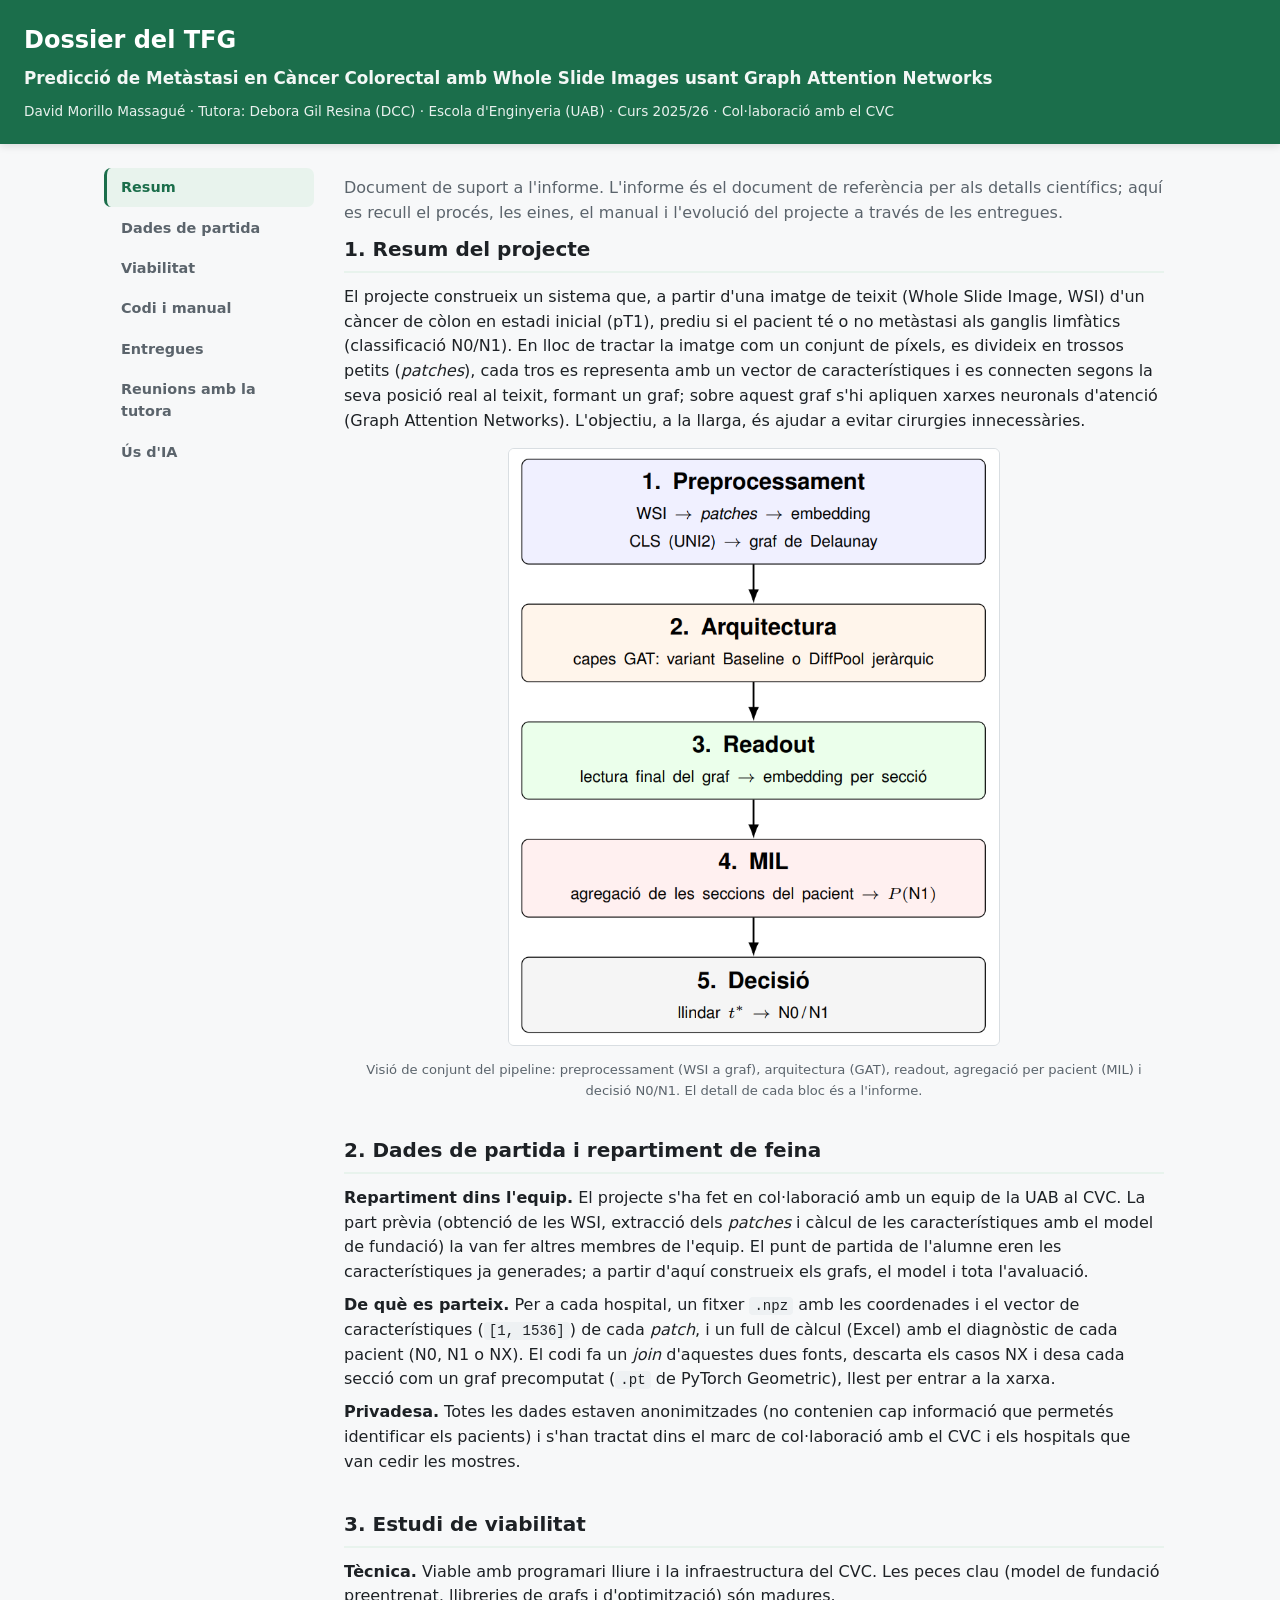
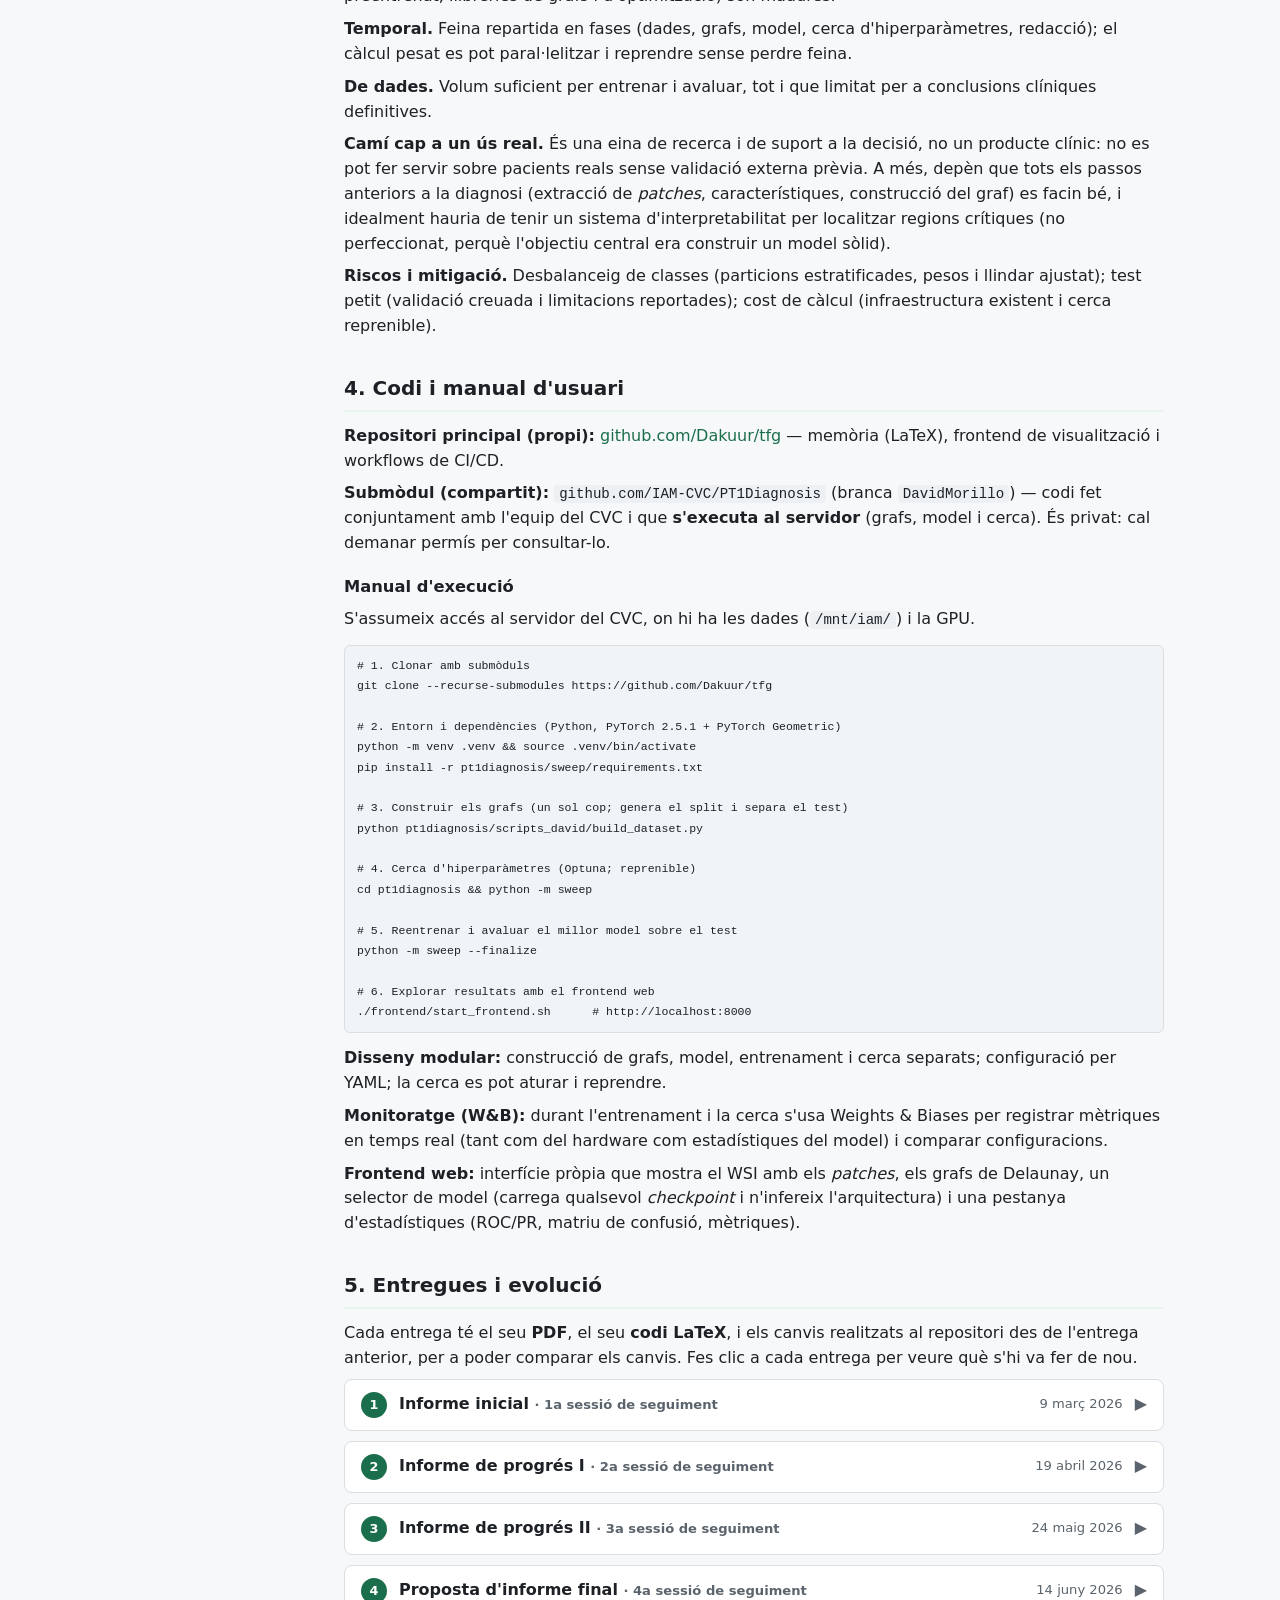
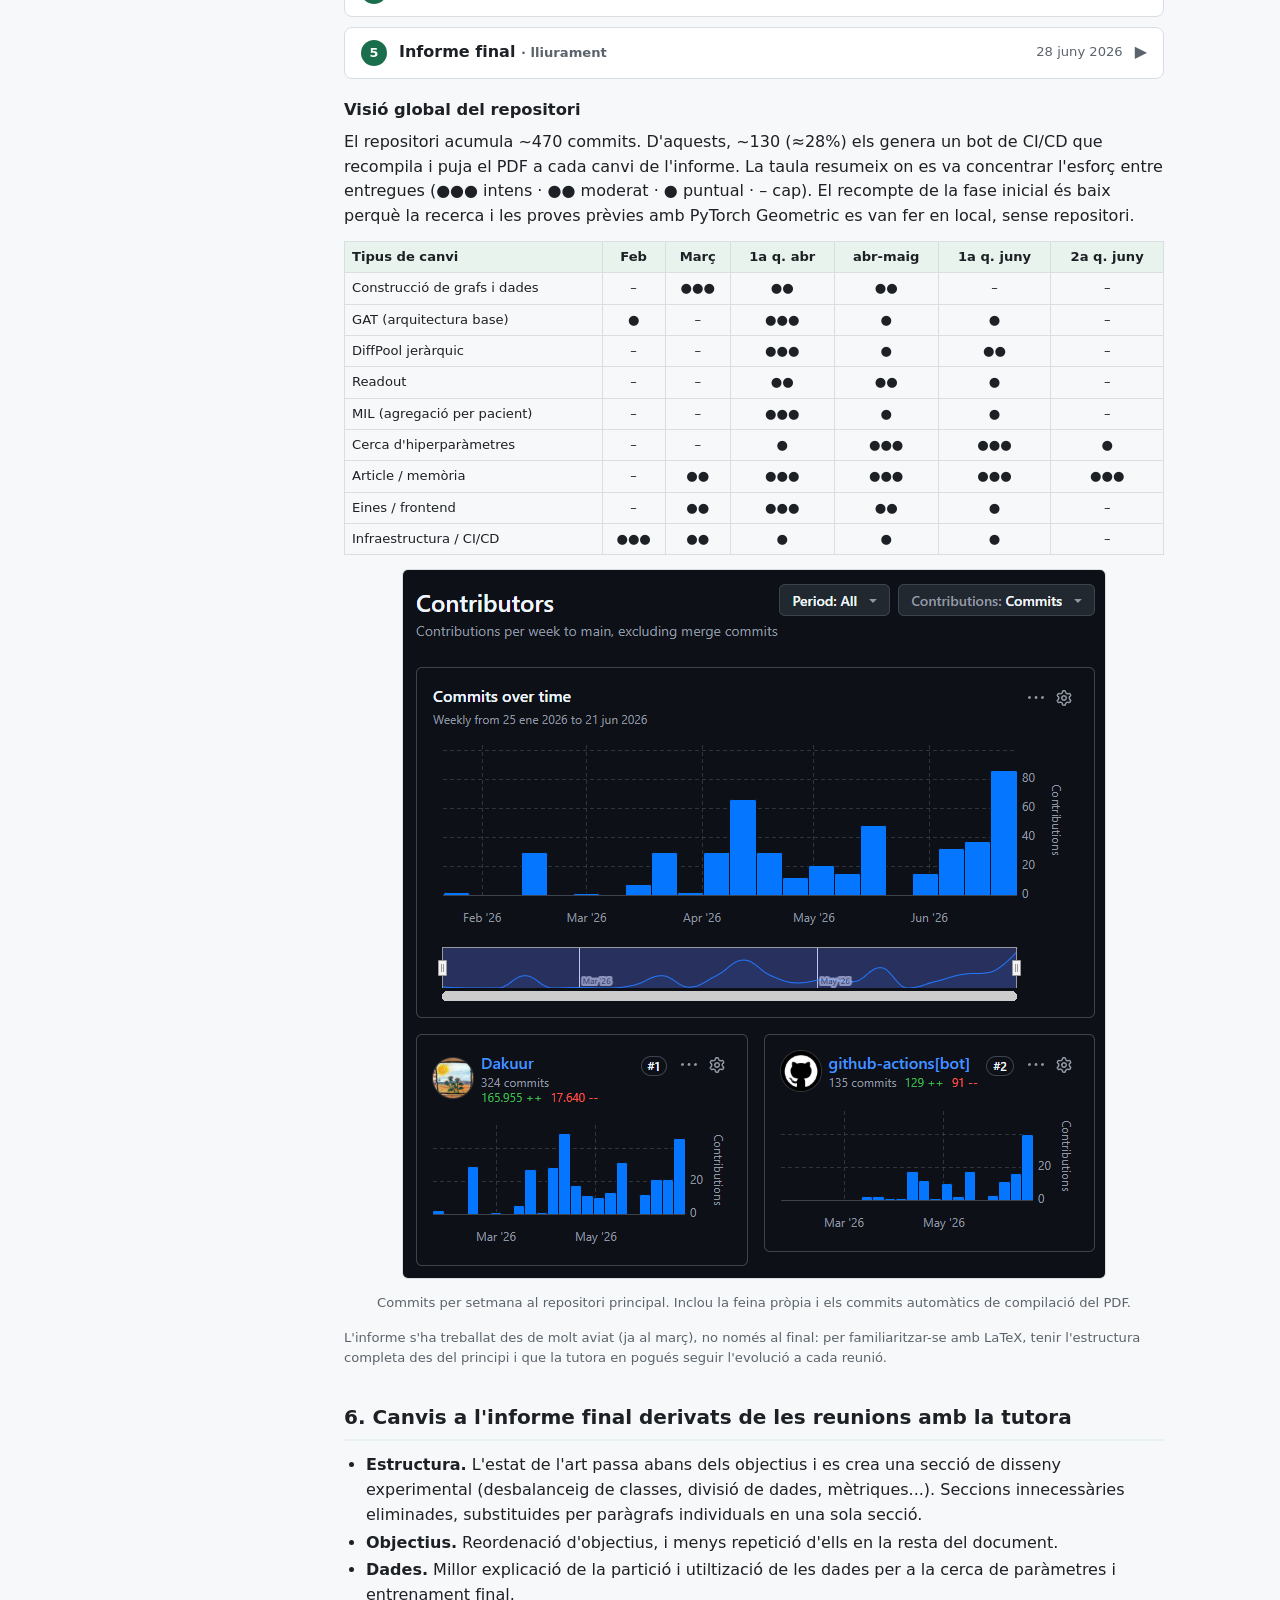
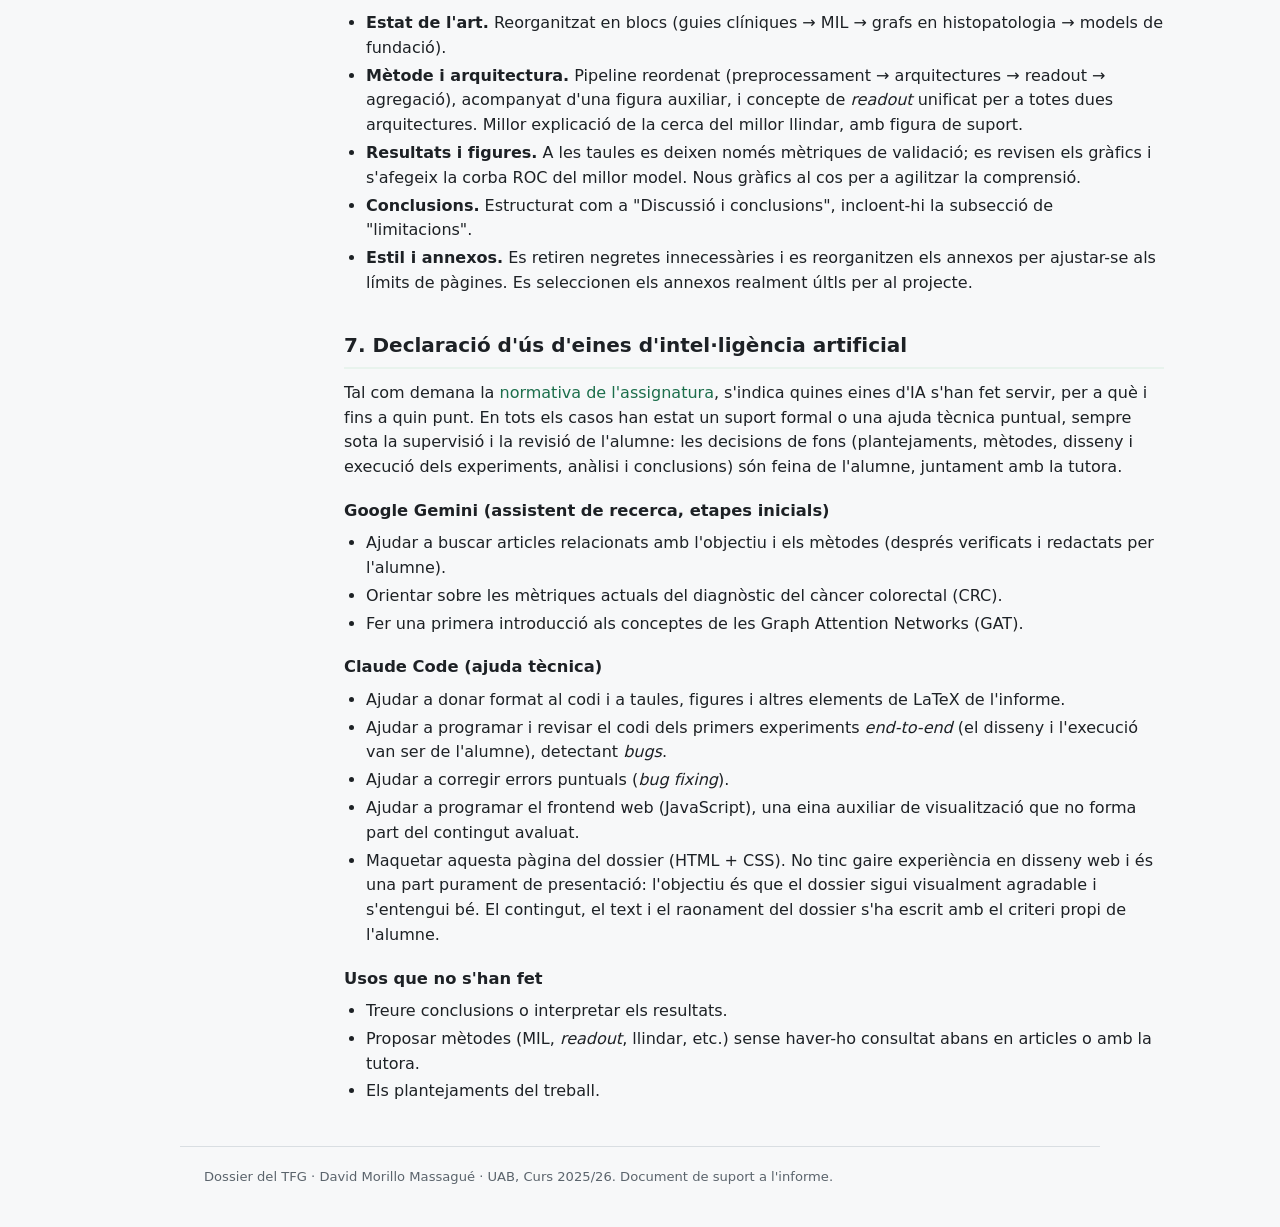
<file: article/dossier/index.html>
<!DOCTYPE html>
<html lang="ca">
<head>
<meta charset="utf-8">
<meta name="viewport" content="width=device-width, initial-scale=1">
<title>Dossier del TFG · David Morillo</title>
<link rel="stylesheet" href="css/styles.css">
</head>
<body>

<header class="top">
  <h1>Dossier del TFG</h1>
  <p class="subtitle">Predicció de Metàstasi en Càncer Colorectal amb Whole Slide Images usant Graph Attention Networks</p>
  <p class="meta">David Morillo Massagué · Tutora: Debora Gil Resina (DCC) · Escola d'Enginyeria (UAB) · Curs 2025/26 · Col·laboració amb el CVC</p>
</header>

<div class="layout">

<nav class="toc">
  <a href="#resum">Resum</a>
  <a href="#dades">Dades de partida</a>
  <a href="#viabilitat">Viabilitat</a>
  <a href="#codi">Codi i manual</a>
  <a href="#entregues">Entregues</a>
  <a href="#tutora">Reunions amb la tutora</a>
  <a href="#ia">Ús d'IA</a>
</nav>

<main>

  <p class="lead">Document de suport a l'informe. L'informe és el document de referència per als detalls científics; aquí es recull el procés, les eines, el manual i l'evolució del projecte a través de les entregues.</p>

  <!-- RESUM -->
  <section id="resum">
    <h2>1. Resum del projecte</h2>
    <p>El projecte construeix un sistema que, a partir d'una imatge de teixit (Whole Slide Image, WSI) d'un càncer de còlon en estadi inicial (pT1), prediu si el pacient té o no metàstasi als ganglis limfàtics (classificació N0/N1). En lloc de tractar la imatge com un conjunt de píxels, es divideix en trossos petits (<em>patches</em>), cada tros es representa amb un vector de característiques i es connecten segons la seva posició real al teixit, formant un graf; sobre aquest graf s'hi apliquen xarxes neuronals d'atenció (Graph Attention Networks). L'objectiu, a la llarga, és ajudar a evitar cirurgies innecessàries.</p>
    <figure>
      <img src="img/pipeline.png" alt="Visió general del pipeline" style="max-width:60%;">
      <figcaption>Visió de conjunt del pipeline: preprocessament (WSI a graf), arquitectura (GAT), readout, agregació per pacient (MIL) i decisió N0/N1. El detall de cada bloc és a l'informe.</figcaption>
    </figure>
  </section>

  <!-- DADES -->
  <section id="dades">
    <h2>2. Dades de partida i repartiment de feina</h2>
    <p><strong>Repartiment dins l'equip.</strong> El projecte s'ha fet en col·laboració amb un equip de la UAB al CVC. La part prèvia (obtenció de les WSI, extracció dels <em>patches</em> i càlcul de les característiques amb el model de fundació) la van fer altres membres de l'equip. El punt de partida de l'alumne eren les característiques ja generades; a partir d'aquí construeix els grafs, el model i tota l'avaluació.</p>
    <p><strong>De què es parteix.</strong> Per a cada hospital, un fitxer <code>.npz</code> amb les coordenades i el vector de característiques (<code>[1, 1536]</code>) de cada <em>patch</em>, i un full de càlcul (Excel) amb el diagnòstic de cada pacient (N0, N1 o NX). El codi fa un <em>join</em> d'aquestes dues fonts, descarta els casos NX i desa cada secció com un graf precomputat (<code>.pt</code> de PyTorch Geometric), llest per entrar a la xarxa.</p>
    <p><strong>Privadesa.</strong> Totes les dades estaven anonimitzades (no contenien cap informació que permetés identificar els pacients) i s'han tractat dins el marc de col·laboració amb el CVC i els hospitals que van cedir les mostres.</p>
  </section>

  <!-- VIABILITAT -->
  <section id="viabilitat">
    <h2>3. Estudi de viabilitat</h2>
    <p><strong>Tècnica.</strong> Viable amb programari lliure i la infraestructura del CVC. Les peces clau (model de fundació preentrenat, llibreries de grafs i d'optimització) són madures.</p>
    <p><strong>Temporal.</strong> Feina repartida en fases (dades, grafs, model, cerca d'hiperparàmetres, redacció); el càlcul pesat es pot paral·lelitzar i reprendre sense perdre feina.</p>
    <p><strong>De dades.</strong> Volum suficient per entrenar i avaluar, tot i que limitat per a conclusions clíniques definitives.</p>
    <p><strong>Camí cap a un ús real.</strong> És una eina de recerca i de suport a la decisió, no un producte clínic: no es pot fer servir sobre pacients reals sense validació externa prèvia. A més, depèn que tots els passos anteriors a la diagnosi (extracció de <em>patches</em>, característiques, construcció del graf) es facin bé, i idealment hauria de tenir un sistema d'interpretabilitat per localitzar regions crítiques (no perfeccionat, perquè l'objectiu central era construir un model sòlid).</p>
    <p><strong>Riscos i mitigació.</strong> Desbalanceig de classes (particions estratificades, pesos i llindar ajustat); test petit (validació creuada i limitacions reportades); cost de càlcul (infraestructura existent i cerca reprenible).</p>
  </section>

  <!-- CODI I MANUAL -->
  <section id="codi">
    <h2>4. Codi i manual d'usuari</h2>
    <p><strong>Repositori principal (propi):</strong> <a href="https://github.com/Dakuur/tfg">github.com/Dakuur/tfg</a> — memòria (LaTeX), frontend de visualització i workflows de CI/CD.</p>
    <p><strong>Submòdul (compartit):</strong> <code>github.com/IAM-CVC/PT1Diagnosis</code> (branca <code>DavidMorillo</code>) — codi fet conjuntament amb l'equip del CVC i que <strong>s'executa al servidor</strong> (grafs, model i cerca). És privat: cal demanar permís per consultar-lo.</p>
    <h3>Manual d'execució</h3>
    <p>S'assumeix accés al servidor del CVC, on hi ha les dades (<code>/mnt/iam/</code>) i la GPU.</p>
    <pre><code># 1. Clonar amb submòduls
git clone --recurse-submodules https://github.com/Dakuur/tfg

# 2. Entorn i dependències (Python, PyTorch 2.5.1 + PyTorch Geometric)
python -m venv .venv && source .venv/bin/activate
pip install -r pt1diagnosis/sweep/requirements.txt

# 3. Construir els grafs (un sol cop; genera el split i separa el test)
python pt1diagnosis/scripts_david/build_dataset.py

# 4. Cerca d'hiperparàmetres (Optuna; reprenible)
cd pt1diagnosis && python -m sweep

# 5. Reentrenar i avaluar el millor model sobre el test
python -m sweep --finalize

# 6. Explorar resultats amb el frontend web
./frontend/start_frontend.sh      # http://localhost:8000</code></pre>
    <p><strong>Disseny modular:</strong> construcció de grafs, model, entrenament i cerca separats; configuració per YAML; la cerca es pot aturar i reprendre.</p>
    <p><strong>Monitoratge (W&amp;B):</strong> durant l'entrenament i la cerca s'usa Weights &amp; Biases per registrar mètriques en temps real (tant com del hardware com estadístiques del model) i comparar configuracions.</p>
    <p><strong>Frontend web:</strong> interfície pròpia que mostra el WSI amb els <em>patches</em>, els grafs de Delaunay, un selector de model (carrega qualsevol <em>checkpoint</em> i n'infereix l'arquitectura) i una pestanya d'estadístiques (ROC/PR, matriu de confusió, mètriques).</p>
  </section>

  <!-- ENTREGUES -->
  <section id="entregues">
    <h2>5. Entregues i evolució</h2>
    <p>Cada entrega té el seu <strong>PDF</strong>, el seu <strong>codi LaTeX</strong>, i els canvis realitzats al repositori des de l'entrega anterior, per a poder comparar els canvis. Fes clic a cada entrega per veure què s'hi va fer de nou.</p>

    <div class="timeline">

      <!-- seguiment1 -->
      <div class="entrega">
        <div class="entrega-head">
          <span class="num">1</span>
          <span class="title">Informe inicial <span class="date">· 1a sessió de seguiment</span></span>
          <span class="date">9 març 2026</span>
          <span class="chev">▶</span>
        </div>
        <div class="entrega-body">
          <p>Punt de partida del projecte i primera versió de la memòria:</p>
          <ul>
            <li>Posada en marxa al servidor del CVC i primeres proves del model GAT (amb suport de GPU).</li>
            <li>Primera versió de la memòria en LaTeX i workflow de CI/CD que compila el PDF automàticament.</li>
            <li>Primera visualització del graf de Delaunay sobre el teixit.</li>
          </ul>
          <div class="links">
            <a class="btn pdf" href="pdf/seguiment1.pdf" target="_blank">Obrir PDF</a>
            <a class="btn tex" href="tex/seguiment1.tex" target="_blank">Veure LaTeX</a>
            <a class="btn git" href="https://github.com/Dakuur/tfg/blob/590a2f8a8c0ad3403da2aff8e06f156f400a4013/article/TFG.tex" target="_blank">Veure a GitHub</a>
          </div>
        </div>
      </div>

      <!-- seguiment2 -->
      <div class="entrega">
        <div class="entrega-head">
          <span class="num">2</span>
          <span class="title">Informe de progrés I <span class="date">· 2a sessió de seguiment</span></span>
          <span class="date">19 abril 2026</span>
          <span class="chev">▶</span>
        </div>
        <div class="entrega-body">
          <p>Es construeix el nucli del sistema:</p>
          <ul>
            <li>Pipeline de dades complet: càrrega dels <code>.npz</code> + Excel i construcció dels grafs de Delaunay (triangulació + poda d'arestes).</li>
            <li>Refactor modular del codi, pesos de classe i segona arquitectura: <strong>DiffPool jeràrquic</strong> entre capes GAT.</li>
            <li>Predicció a nivell de pacient (<strong>MIL</strong>).</li>
            <li>Primer <strong>frontend web</strong> de visualització (graf sobre el WSI, atenció, clic per veure el <em>patch</em>).</li>
            <li>Primer <em>grid search</em> i integració amb Weights &amp; Biases.</li>
            <li>Memòria ampliada: pipeline <em>patch</em>→CLS→graf, diagrames d'arquitectura i referències noves.</li>
          </ul>
          <div class="links">
            <a class="btn pdf" href="pdf/seguiment2.pdf" target="_blank">Obrir PDF</a>
            <a class="btn tex" href="tex/seguiment2.tex" target="_blank">Veure LaTeX</a>
            <a class="btn git" href="https://github.com/Dakuur/tfg/compare/590a2f8a8c0ad3403da2aff8e06f156f400a4013...f217dd3bcc809035d6d7116419ac17e5ba010a2f#diff-1e764ff8be86b8c8725a7fbea37e716cd6d191dd3f89f1c858e2042c8ccc0d66" target="_blank">Comparar canvis (GitHub)</a>
          </div>
        </div>
      </div>

      <!-- seguiment3 -->
      <div class="entrega">
        <div class="entrega-head">
          <span class="num">3</span>
          <span class="title">Informe de progrés II <span class="date">· 3a sessió de seguiment</span></span>
          <span class="date">24 maig 2026</span>
          <span class="chev">▶</span>
        </div>
        <div class="entrega-body">
          <p>Es consolida la metodologia i els resultats:</p>
          <ul>
            <li>Adaptació al <strong>dataset real</strong> amb xifres definitives (367 pacients, 1607 grafs) i migració del codi al submòdul compartit <code>pt1diagnosis</code>.</li>
            <li>Canvi a <strong>validació creuada 5-fold estratificada</strong> per a la cerca (en lloc de hold-out).</li>
            <li>Llindar operatiu derivat del val (sensibilitat 100% sense <em>data leakage</em>), comparació amb les guies clíniques i figura ROC.</li>
            <li>Frontend: AUC de CV amb desviació, boxplot de models, pestanya del dataset.</li>
            <li>Memòria: taules d'efectes dels hiperparàmetres i format d'apèndix.</li>
          </ul>
          <div class="links">
            <a class="btn pdf" href="pdf/seguiment3.pdf" target="_blank">Obrir PDF</a>
            <a class="btn tex" href="tex/seguiment3.tex" target="_blank">Veure LaTeX</a>
            <a class="btn git" href="https://github.com/Dakuur/tfg/compare/f217dd3bcc809035d6d7116419ac17e5ba010a2f...6ad95f920ad3e0628cef02552aed4b6acd399100#diff-1e764ff8be86b8c8725a7fbea37e716cd6d191dd3f89f1c858e2042c8ccc0d66" target="_blank">Comparar canvis (GitHub)</a>
          </div>
        </div>
      </div>

      <!-- proposta -->
      <div class="entrega">
        <div class="entrega-head">
          <span class="num">4</span>
          <span class="title">Proposta d'informe final <span class="date">· 4a sessió de seguiment</span></span>
          <span class="date">14 juny 2026</span>
          <span class="chev">▶</span>
        </div>
        <div class="entrega-body">
          <p>Cerca avançada i resultats finals:</p>
          <ul>
            <li>Pas del <em>grid search</em> a la <strong>cerca bayesiana amb Optuna/TPE</strong>, amb dos estudis aïllats (un per arquitectura).</li>
            <li>Procediment d'avaluació final: reentrenament 90/10, test únic i re-avaluació de configuracions per triar el model definitiu.</li>
            <li>Resultats reals del <em>sweep</em> (GAT Baseline vs DiffPool) i nova figura ROC.</li>
            <li>Frontend: pàgina de visualització del <em>sweep</em> i atenció multi-capa.</li>
            <li>Memòria: paràmetres configurables, esquema d'entrenament, diagrama de variants i annexos.</li>
          </ul>
          <div class="links">
            <a class="btn pdf" href="pdf/proposta.pdf" target="_blank">Obrir PDF</a>
            <a class="btn tex" href="tex/proposta.tex" target="_blank">Veure LaTeX</a>
            <a class="btn git" href="https://github.com/Dakuur/tfg/compare/6ad95f920ad3e0628cef02552aed4b6acd399100...c6052a674fe0b844ef684770db304ebfe994823b#diff-1e764ff8be86b8c8725a7fbea37e716cd6d191dd3f89f1c858e2042c8ccc0d66" target="_blank">Comparar canvis (GitHub)</a>
          </div>
        </div>
      </div>

      <!-- final -->
      <div class="entrega">
        <div class="entrega-head">
          <span class="num">5</span>
          <span class="title">Informe final <span class="date">· lliurament</span></span>
          <span class="date">28 juny 2026</span>
          <span class="chev">▶</span>
        </div>
        <div class="entrega-body">
          <p>Polit i tancament del document:</p>
          <ul>
            <li>Correccions de redacció i unificació del relat.</li>
            <li>Reestructuració del pipeline i dels annexos (bloc de decisió, MIL amb més detall, comparació de llindars operatius).</li>
            <li>Ampliació de l'explicació de la importància dels hiperparàmetres (fANOVA).</li>
            <li>Correccions d'estil: ortografia, títol, secció d'agraïments.</li>
          </ul>
          <div class="links">
            <a class="btn pdf" href="pdf/final.pdf" target="_blank">Obrir PDF</a>
            <a class="btn tex" href="tex/final.tex" target="_blank">Veure LaTeX</a>
            <a class="btn git" href="https://github.com/Dakuur/tfg/compare/c6052a674fe0b844ef684770db304ebfe994823b...main#diff-1e764ff8be86b8c8725a7fbea37e716cd6d191dd3f89f1c858e2042c8ccc0d66" target="_blank">Comparar canvis (GitHub)</a>
          </div>
        </div>
      </div>

    </div>

    <h3>Visió global del repositori</h3>
    <p>El repositori acumula ~470 commits. D'aquests, ~130 (≈28%) els genera un bot de CI/CD que recompila i puja el PDF a cada canvi de l'informe. La taula resumeix on es va concentrar l'esforç entre entregues (●●● intens · ●● moderat · ● puntual · – cap). El recompte de la fase inicial és baix perquè la recerca i les proves prèvies amb PyTorch Geometric es van fer en local, sense repositori.</p>

    <table>
      <thead>
        <tr><th>Tipus de canvi</th><th>Feb</th><th>Març</th><th>1a q. abr</th><th>abr-maig</th><th>1a q. juny</th><th>2a q. juny</th></tr>
      </thead>
      <tbody>
        <tr><td>Construcció de grafs i dades</td><td>–</td><td>●●●</td><td>●●</td><td>●●</td><td>–</td><td>–</td></tr>
        <tr><td>GAT (arquitectura base)</td><td>●</td><td>–</td><td>●●●</td><td>●</td><td>●</td><td>–</td></tr>
        <tr><td>DiffPool jeràrquic</td><td>–</td><td>–</td><td>●●●</td><td>●</td><td>●●</td><td>–</td></tr>
        <tr><td>Readout</td><td>–</td><td>–</td><td>●●</td><td>●●</td><td>●</td><td>–</td></tr>
        <tr><td>MIL (agregació per pacient)</td><td>–</td><td>–</td><td>●●●</td><td>●</td><td>●</td><td>–</td></tr>
        <tr><td>Cerca d'hiperparàmetres</td><td>–</td><td>–</td><td>●</td><td>●●●</td><td>●●●</td><td>●</td></tr>
        <tr><td>Article / memòria</td><td>–</td><td>●●</td><td>●●●</td><td>●●●</td><td>●●●</td><td>●●●</td></tr>
        <tr><td>Eines / frontend</td><td>–</td><td>●●</td><td>●●●</td><td>●●</td><td>●</td><td>–</td></tr>
        <tr><td>Infraestructura / CI/CD</td><td>●●●</td><td>●●</td><td>●</td><td>●</td><td>●</td><td>–</td></tr>
      </tbody>
    </table>

    <figure>
      <img src="img/commits.png" alt="Commits per setmana">
      <figcaption>Commits per setmana al repositori principal. Inclou la feina pròpia i els commits automàtics de compilació del PDF.</figcaption>
    </figure>

    <p class="hint">L'informe s'ha treballat des de molt aviat (ja al març), no només al final: per familiaritzar-se amb LaTeX, tenir l'estructura completa des del principi i que la tutora en pogués seguir l'evolució a cada reunió.</p>
  </section>

  <!-- TUTORA -->
  <section id="tutora">
    <h2>6. Canvis a l'informe final derivats de les reunions amb la tutora</h2>
    <ul>
      <li><strong>Estructura.</strong> L'estat de l'art passa abans dels objectius i es crea una secció de disseny experimental (desbalanceig de classes, divisió de dades, mètriques...). Seccions innecessàries eliminades, substituides per paràgrafs individuals en una sola secció.</li>
      <li><strong>Objectius.</strong> Reordenació d'objectius, i menys repetició d'ells en la resta del document.</li>
      <li><strong>Dades.</strong> Millor explicació de la partició i utiltizació de les dades per a la cerca de paràmetres i entrenament final.</li>
      <li><strong>Estat de l'art.</strong> Reorganitzat en blocs (guies clíniques → MIL → grafs en histopatologia → models de fundació).</li>
      <li><strong>Mètode i arquitectura.</strong> Pipeline reordenat (preprocessament → arquitectures → readout → agregació), acompanyat d'una figura auxiliar, i concepte de <em>readout</em> unificat per a totes dues arquitectures. Millor explicació de la cerca del millor llindar, amb figura de suport.</li>
      <li><strong>Resultats i figures.</strong> A les taules es deixen només mètriques de validació; es revisen els gràfics i s'afegeix la corba ROC del millor model. Nous gràfics al cos per a agilitzar la comprensió.</li>
      <li><strong>Conclusions.</strong> Estructurat com a "Discussió i conclusions", incloent-hi la subsecció de "limitacions".</li>
      <li><strong>Estil i annexos.</strong> Es retiren negretes innecessàries i es reorganitzen els annexos per ajustar-se als límits de pàgines. Es seleccionen els annexos realment últls per al projecte.</li>
    </ul>
  </section>

  <!-- IA -->
  <section id="ia">
    <h2>7. Declaració d'ús d'eines d'intel·ligència artificial</h2>
    <p>Tal com demana la <a href="https://apps.uab.cat/guies/public/html/2025/assignatura/106544/ca" target="_blank">normativa de l'assignatura</a>, s'indica quines eines d'IA s'han fet servir, per a què i fins a quin punt. En tots els casos han estat un suport formal o una ajuda tècnica puntual, sempre sota la supervisió i la revisió de l'alumne: les decisions de fons (plantejaments, mètodes, disseny i execució dels experiments, anàlisi i conclusions) són feina de l'alumne, juntament amb la tutora.</p>
    <h3>Google Gemini (assistent de recerca, etapes inicials)</h3>
    <ul>
      <li>Ajudar a buscar articles relacionats amb l'objectiu i els mètodes (després verificats i redactats per l'alumne).</li>
      <li>Orientar sobre les mètriques actuals del diagnòstic del càncer colorectal (CRC).</li>
      <li>Fer una primera introducció als conceptes de les Graph Attention Networks (GAT).</li>
    </ul>
    <h3>Claude Code (ajuda tècnica)</h3>
    <ul>
      <li>Ajudar a donar format al codi i a taules, figures i altres elements de LaTeX de l'informe.</li>
      <li>Ajudar a programar i revisar el codi dels primers experiments <em>end-to-end</em> (el disseny i l'execució van ser de l'alumne), detectant <em>bugs</em>.</li>
      <li>Ajudar a corregir errors puntuals (<em>bug fixing</em>).</li>
      <li>Ajudar a programar el frontend web (JavaScript), una eina auxiliar de visualització que no forma part del contingut avaluat.</li>
      <li>Maquetar aquesta pàgina del dossier (HTML + CSS). No tinc gaire experiència en disseny web i és una part purament de presentació: l'objectiu és que el dossier sigui visualment agradable i s'entengui bé. El contingut, el text i el raonament del dossier s'ha escrit amb el criteri propi de l'alumne.</li>
    </ul>
    <h3>Usos que no s'han fet</h3>
    <ul>
      <li>Treure conclusions o interpretar els resultats.</li>
      <li>Proposar mètodes (MIL, <em>readout</em>, llindar, etc.) sense haver-ho consultat abans en articles o amb la tutora.</li>
      <li>Els plantejaments del treball.</li>
    </ul>
  </section>

</main>

</div><!-- /layout -->

<footer>
  Dossier del TFG · David Morillo Massagué · UAB, Curs 2025/26. Document de suport a l'informe.
</footer>

<script>
  // Mesura l'alçada real de la capçalera fixa i l'aplica com a variable CSS
  (function () {
    var header = document.querySelector('header.top');
    function setHeaderH() {
      if (header) document.documentElement.style.setProperty('--header-h', header.offsetHeight + 'px');
    }
    setHeaderH();
    window.addEventListener('resize', setHeaderH);
  })();

  // Acordió de les entregues
  document.querySelectorAll('.entrega-head').forEach(function (h) {
    h.addEventListener('click', function () {
      h.parentElement.classList.toggle('open');
    });
  });

  // Barra lateral: ressaltar la secció visible (scrollspy)
  (function () {
    var links = Array.prototype.slice.call(document.querySelectorAll('.toc a'));
    var map = {};
    links.forEach(function (a) { map[a.getAttribute('href').slice(1)] = a; });

    function setActive(id) {
      links.forEach(function (l) { l.classList.remove('active'); });
      if (map[id]) map[id].classList.add('active');
    }

    var sections = Array.prototype.slice.call(document.querySelectorAll('main section[id]'));
    var observer = new IntersectionObserver(function (entries) {
      entries.forEach(function (e) {
        if (e.isIntersecting) setActive(e.target.id);
      });
    }, { rootMargin: '-45% 0px -50% 0px', threshold: 0 });

    sections.forEach(function (s) { observer.observe(s); });
    if (sections.length) setActive(sections[0].id);
  })();
</script>

</body>
</html>
</file>
<file: article/dossier/css/styles.css>
:root {
  --accent: #1b6e4b;
  --accent-soft: #e8f3ed;
  --ink: #1d2125;
  --muted: #5b646c;
  --line: #d9dee2;
  --bg: #f7f8f9;
  --card: #ffffff;
  --header-h: 104px;
}

* { box-sizing: border-box; }

body {
  margin: 0;
  font-family: "Segoe UI", system-ui, Arial, sans-serif;
  color: var(--ink);
  background: var(--bg);
  line-height: 1.55;
}

a { color: var(--accent); text-decoration: none; }
a:hover { text-decoration: underline; }

header.top {
  background: var(--accent);
  color: #fff;
  padding: 22px 24px;
  position: sticky;
  top: 0;
  z-index: 30;
  box-shadow: 0 2px 8px rgba(0, 0, 0, .12);
}
header.top h1 { margin: 0 0 6px; font-size: 1.5rem; }
header.top .subtitle { margin: 0 0 10px; font-size: 1.05rem; font-weight: 600; opacity: .95; }
header.top .meta { margin: 0; font-size: .85rem; opacity: .9; }

html { scroll-behavior: smooth; }

.layout {
  max-width: 1120px;
  margin: 0 auto;
  display: flex;
  align-items: flex-start;
  gap: 30px;
  padding: 0 24px;
}

nav.toc {
  position: sticky;
  top: calc(var(--header-h) + 14px);
  align-self: flex-start;
  flex: 0 0 210px;
  display: flex;
  flex-direction: column;
  gap: 2px;
  padding: 10px 0;
  font-size: .9rem;
  max-height: calc(100vh - var(--header-h) - 28px);
  overflow-y: auto;
}
nav.toc a {
  color: var(--muted);
  font-weight: 600;
  padding: 8px 14px;
  border-radius: 7px;
  border-left: 3px solid transparent;
  transition: background .15s, color .15s, border-color .15s;
}
nav.toc a:hover { background: var(--accent-soft); color: var(--accent); text-decoration: none; }
nav.toc a.active {
  color: var(--accent);
  background: var(--accent-soft);
  border-left-color: var(--accent);
}

main {
  flex: 1 1 auto;
  min-width: 0;
  max-width: 820px;
  padding: 24px 0 8px;
}

section { scroll-margin-top: calc(var(--header-h) + 16px); }

@media (max-width: 780px) {
  .layout { flex-direction: column; gap: 0; padding: 0 16px; }
  nav.toc {
    position: sticky;
    top: var(--header-h);
    flex: none;
    flex-direction: row;
    gap: 4px;
    overflow-x: auto;
    width: 100%;
    background: #fff;
    border-bottom: 1px solid var(--line);
    z-index: 20;
    max-height: none;
    padding: 8px 0;
  }
  nav.toc a { white-space: nowrap; border-left: none; border-bottom: 3px solid transparent; border-radius: 0; }
  nav.toc a.active { border-bottom-color: var(--accent); background: var(--accent-soft); }
  main { max-width: 100%; padding-top: 16px; }
}

section { margin-bottom: 34px; }
section > h2 {
  font-size: 1.25rem;
  border-bottom: 2px solid var(--accent-soft);
  padding-bottom: 6px;
  margin: 0 0 12px;
}
h3 { font-size: 1.02rem; margin: 18px 0 6px; }
p { margin: 8px 0; }
ul { margin: 8px 0; padding-left: 22px; }
li { margin: 3px 0; }

.lead { color: var(--muted); }

code {
  background: #eef1f3;
  padding: 1px 5px;
  border-radius: 4px;
  font-family: Consolas, monospace;
  font-size: .88em;
}
pre {
  background: #f1f4f6;
  border: 1px solid var(--line);
  border-radius: 6px;
  padding: 10px 12px;
  overflow-x: auto;
  font-size: .82rem;
}
pre code { background: none; padding: 0; }

blockquote {
  margin: 10px 0;
  padding: 6px 14px;
  border-left: 3px solid var(--line);
  background: #fff;
  color: var(--muted);
  font-size: .92rem;
}

figure { margin: 14px 0; text-align: center; }
figure img { max-width: 100%; height: auto; border: 1px solid var(--line); border-radius: 6px; background: #fff; }
figure figcaption { font-size: .82rem; color: var(--muted); margin-top: 6px; }

table { border-collapse: collapse; width: 100%; margin: 12px 0; font-size: .82rem; }
th, td { border: 1px solid var(--line); padding: 5px 7px; text-align: center; }
th { background: var(--accent-soft); }
td:first-child, th:first-child { text-align: left; }

/* Timeline / entregues */
.timeline { display: flex; flex-direction: column; gap: 10px; }

.entrega {
  background: var(--card);
  border: 1px solid var(--line);
  border-radius: 8px;
  overflow: hidden;
}
.entrega-head {
  display: flex;
  align-items: center;
  gap: 12px;
  padding: 12px 16px;
  cursor: pointer;
  user-select: none;
}
.entrega-head:hover { background: var(--accent-soft); }
.entrega-head .num {
  flex: 0 0 auto;
  width: 26px; height: 26px;
  border-radius: 50%;
  background: var(--accent);
  color: #fff;
  display: grid; place-items: center;
  font-size: .8rem; font-weight: 700;
}
.entrega-head .title { flex: 1 1 auto; font-weight: 700; }
.entrega-head .date { color: var(--muted); font-size: .82rem; }
.entrega-head .chev { transition: transform .2s; color: var(--muted); }
.entrega.open .chev { transform: rotate(90deg); }

.entrega-body {
  display: none;
  padding: 4px 16px 16px;
  border-top: 1px solid var(--line);
}
.entrega.open .entrega-body { display: block; }

.entrega-body .links { display: flex; gap: 10px; margin: 12px 0 4px; flex-wrap: wrap; }
.btn {
  display: inline-flex; align-items: center; gap: 6px;
  padding: 7px 14px;
  border-radius: 6px;
  font-size: .85rem;
  font-weight: 600;
  border: 1px solid var(--accent);
}
.btn.pdf { background: var(--accent); color: #fff; }
.btn.pdf:hover { background: #14583c; text-decoration: none; }
.btn.tex { background: #fff; color: var(--accent); }
.btn.tex:hover { background: var(--accent-soft); text-decoration: none; }
.btn.git { background: #24292f; color: #fff; border-color: #24292f; }
.btn.git:hover { background: #000; text-decoration: none; }

.hint { font-size: .82rem; color: var(--muted); margin-top: 10px; }

footer {
  max-width: 920px;
  margin: 0 auto;
  padding: 20px 24px 40px;
  color: var(--muted);
  font-size: .82rem;
  border-top: 1px solid var(--line);
}
</file>
